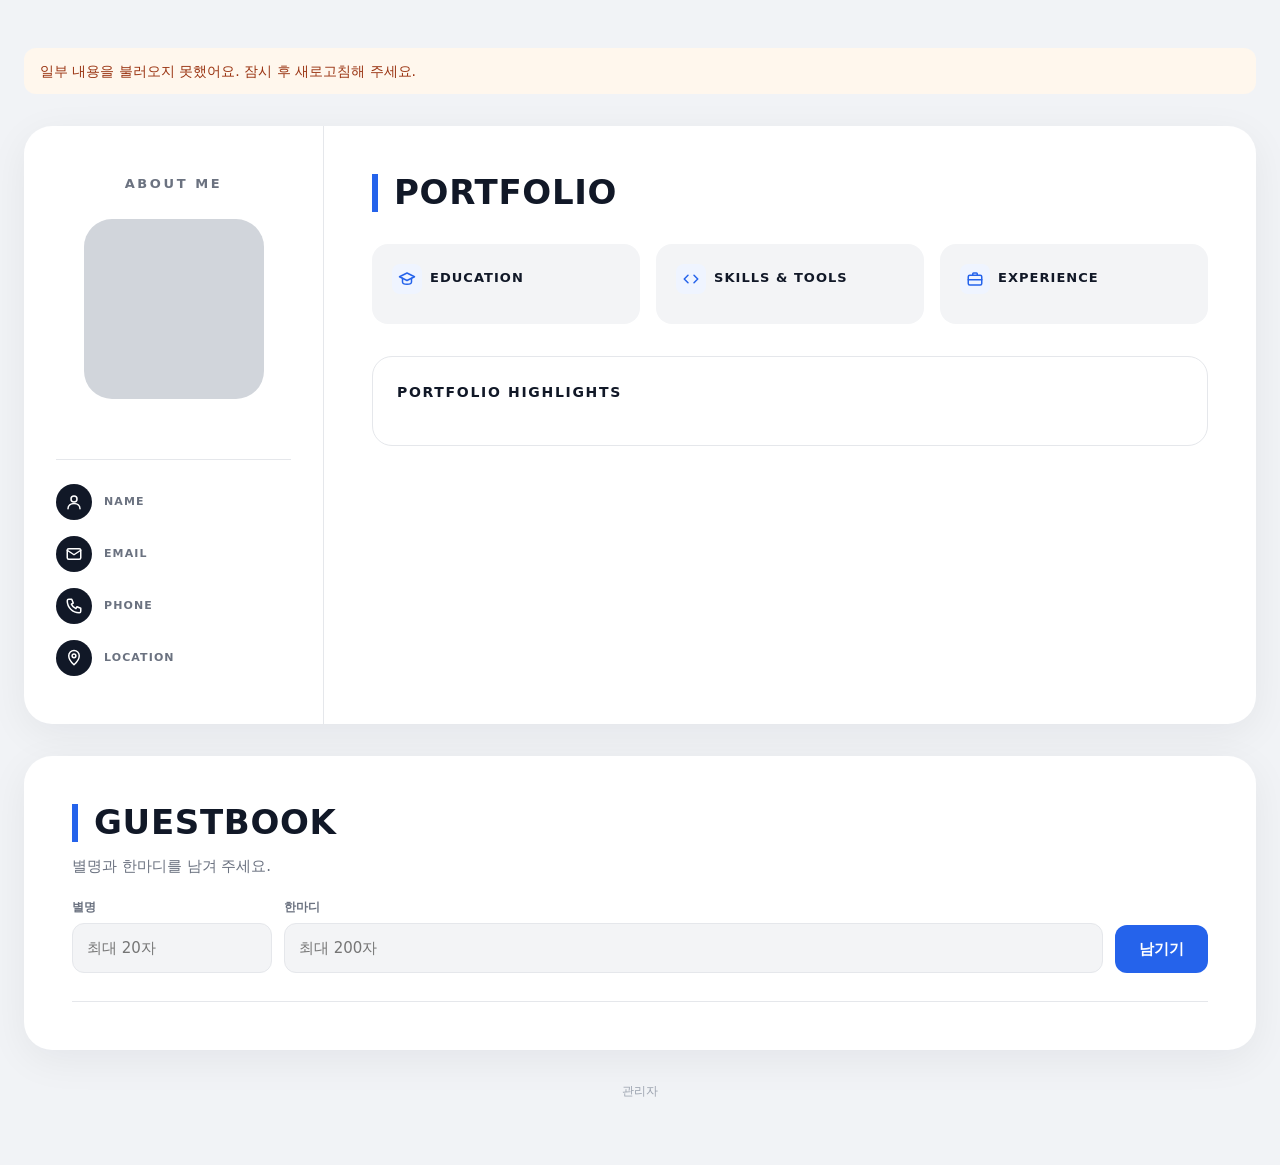
<file: index.html>
<!DOCTYPE html>
<html lang="ko">
<head>
  <meta charset="UTF-8">
  <meta name="viewport" content="width=device-width, initial-scale=1">
  <title>포트폴리오</title>
  <link rel="stylesheet" href="style.css">
</head>
<body>
  <main class="page">
    <p class="status" id="status" hidden></p>

    <!-- 흰 큰 카드: 왼쪽 ABOUT ME, 오른쪽 PORTFOLIO -->
    <section class="sheet resume">
      <aside class="about">
        <p class="section-label">ABOUT ME</p>

        <div class="photo" id="photo">
          <img id="photo-img" alt="프로필 사진" hidden>
        </div>

        <h1 class="name" id="name"></h1>
        <p class="role" id="role"></p>
        <p class="badge" id="badge" hidden></p>

        <ul class="contacts">
          <li>
            <span class="contact-icon" aria-hidden="true">
              <svg viewBox="0 0 24 24"><circle cx="12" cy="8" r="4"/><path d="M4 21c0-4.4 3.6-7 8-7s8 2.6 8 7"/></svg>
            </span>
            <span class="contact-text">
              <span class="contact-label">NAME</span>
              <span id="c-name"></span>
            </span>
          </li>
          <li>
            <span class="contact-icon" aria-hidden="true">
              <svg viewBox="0 0 24 24"><rect x="3" y="5" width="18" height="14" rx="2"/><path d="m3 7 9 6 9-6"/></svg>
            </span>
            <span class="contact-text">
              <span class="contact-label">EMAIL</span>
              <a id="c-email"></a>
            </span>
          </li>
          <li>
            <span class="contact-icon" aria-hidden="true">
              <svg viewBox="0 0 24 24"><path d="M5 3h4l2 5-2.5 1.5a11 11 0 0 0 6 6L16 13l5 2v4a2 2 0 0 1-2 2A16 16 0 0 1 3 5a2 2 0 0 1 2-2"/></svg>
            </span>
            <span class="contact-text">
              <span class="contact-label">PHONE</span>
              <a id="c-phone"></a>
            </span>
          </li>
          <li>
            <span class="contact-icon" aria-hidden="true">
              <svg viewBox="0 0 24 24"><path d="M12 21s-7-6.2-7-12a7 7 0 0 1 14 0c0 5.8-7 12-7 12z"/><circle cx="12" cy="9" r="2.5"/></svg>
            </span>
            <span class="contact-text">
              <span class="contact-label">LOCATION</span>
              <span id="c-location"></span>
            </span>
          </li>
        </ul>
      </aside>

      <div class="content">
        <h2 class="big-title">PORTFOLIO</h2>
        <p class="headline" id="headline"></p>
        <p class="intro" id="intro"></p>

        <div class="facts">
          <div class="fact">
            <h3 class="fact-title">
              <span class="fact-icon" aria-hidden="true">
                <svg viewBox="0 0 24 24"><path d="m2 9 10-5 10 5-10 5z"/><path d="M6 11v5c0 1.5 2.7 3 6 3s6-1.5 6-3v-5"/></svg>
              </span>
              EDUCATION
            </h3>
            <div class="fact-body" id="education"></div>
          </div>
          <div class="fact">
            <h3 class="fact-title">
              <span class="fact-icon" aria-hidden="true">
                <svg viewBox="0 0 24 24"><path d="m8 7-5 5 5 5"/><path d="m16 7 5 5-5 5"/></svg>
              </span>
              SKILLS &amp; TOOLS
            </h3>
            <div class="fact-body chips" id="skills"></div>
          </div>
          <div class="fact">
            <h3 class="fact-title">
              <span class="fact-icon" aria-hidden="true">
                <svg viewBox="0 0 24 24"><rect x="3" y="7" width="18" height="13" rx="2"/><path d="M9 7V5a1 1 0 0 1 1-1h4a1 1 0 0 1 1 1v2"/><path d="M3 13h18"/></svg>
              </span>
              EXPERIENCE
            </h3>
            <div class="fact-body" id="experience"></div>
          </div>
        </div>

        <section class="highlights">
          <h3 class="highlights-title">PORTFOLIO HIGHLIGHTS</h3>
          <div class="cards" id="cards"></div>
        </section>

        <blockquote class="quote" id="quote" hidden></blockquote>
      </div>
    </section>

    <!-- 방명록 -->
    <section class="sheet guestbook">
      <h2 class="big-title">GUESTBOOK</h2>
      <p class="guestbook-help">별명과 한마디를 남겨 주세요.</p>

      <div class="guest-form">
        <label class="field field-nick">
          <span class="field-label">별명</span>
          <input type="text" id="gb-nickname" maxlength="20" placeholder="최대 20자" autocomplete="nickname">
        </label>
        <label class="field field-msg">
          <span class="field-label">한마디</span>
          <input type="text" id="gb-message" maxlength="200" placeholder="최대 200자">
        </label>
        <button type="button" class="btn-primary" id="gb-submit">남기기</button>
      </div>
      <p class="form-error" id="gb-error" hidden></p>

      <ul class="guest-list" id="gb-list"></ul>
    </section>

    <footer class="site-foot">
      <a href="admin.html">관리자</a>
    </footer>
  </main>

  <script src="script.js"></script>
</body>
</html>
</file>
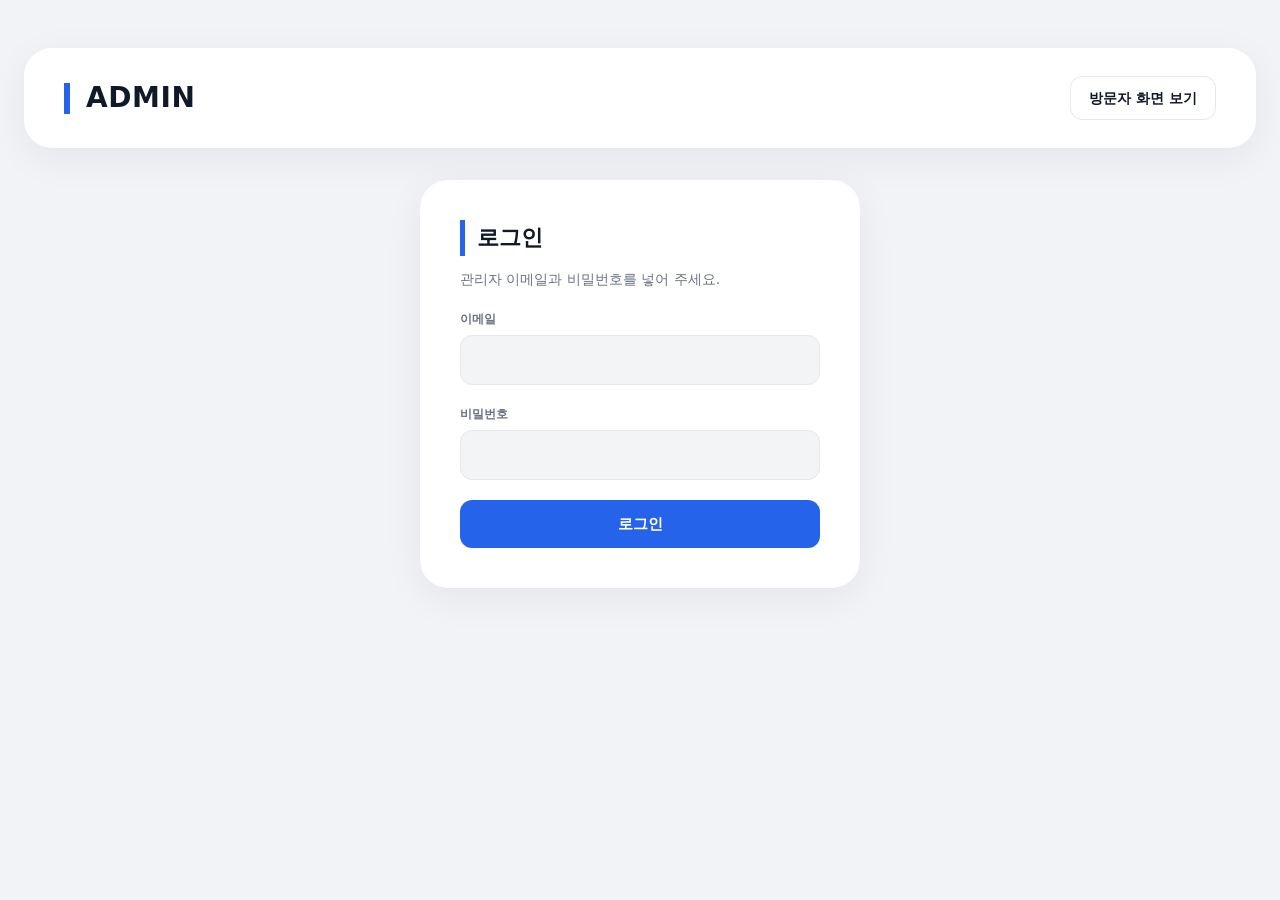
<file: admin.html>
<!DOCTYPE html>
<html lang="ko">
<head>
  <meta charset="UTF-8">
  <meta name="viewport" content="width=device-width, initial-scale=1">
  <meta name="robots" content="noindex">
  <title>관리자 | 포트폴리오</title>
  <link rel="stylesheet" href="style.css">
</head>
<body>
  <main class="page admin-page">
    <!-- 맨 위 막대 -->
    <header class="sheet admin-top">
      <h1 class="big-title">ADMIN</h1>
      <div class="admin-top-right">
        <span class="admin-user" id="admin-user" hidden></span>
        <a class="btn-secondary" href="index.html">방문자 화면 보기</a>
        <button type="button" class="btn-secondary" id="logout-btn" hidden>로그아웃</button>
      </div>
    </header>

    <p class="status" id="loading">불러오는 중…</p>

    <!-- 로그인 -->
    <section class="sheet admin-box login-box" id="login-view" hidden>
      <h2 class="admin-title">로그인</h2>
      <p class="admin-help">관리자 이메일과 비밀번호를 넣어 주세요.</p>
      <label class="field">
        <span class="field-label">이메일</span>
        <input type="email" id="login-email" autocomplete="username">
      </label>
      <label class="field">
        <span class="field-label">비밀번호</span>
        <input type="password" id="login-password" autocomplete="current-password">
      </label>
      <button type="button" class="btn-primary" id="login-btn">로그인</button>
      <p class="form-error" id="login-error" hidden></p>
    </section>

    <!-- 관리자가 아닐 때 -->
    <section class="sheet admin-box login-box" id="denied-view" hidden>
      <h2 class="admin-title">관리자만 쓸 수 있어요</h2>
      <p class="admin-help">이 계정은 관리자로 등록되어 있지 않아요. 다른 계정으로 로그인하려면 오른쪽 위의 로그아웃을 눌러 주세요.</p>
    </section>

    <!-- 관리자 화면 -->
    <div class="admin-view" id="admin-view" hidden>

      <!-- 프로필 -->
      <section class="sheet admin-box">
        <h2 class="admin-title">프로필</h2>

        <div class="photo-edit">
          <div class="photo" id="pf-photo-preview"><img id="pf-photo-img" alt="프로필 사진 미리보기" hidden></div>
          <div class="file-field">
            <label class="field">
              <span class="field-label">프로필 사진 (이미지, 10MB까지)</span>
              <input type="file" id="pf-photo-file" accept="image/png,image/jpeg,image/webp,image/gif">
            </label>
            <p class="file-note" id="pf-photo-note"></p>
            <button type="button" class="btn-secondary" id="pf-photo-clear">사진 빼기</button>
          </div>
        </div>

        <div class="form-grid">
          <label class="field"><span class="field-label">이름</span><input type="text" id="pf-name"></label>
          <label class="field"><span class="field-label">직함</span><input type="text" id="pf-title"></label>
          <label class="field"><span class="field-label">경력 배지</span><input type="text" id="pf-career_badge"></label>
          <label class="field"><span class="field-label">이메일</span><input type="text" id="pf-email"></label>
          <label class="field"><span class="field-label">연락처</span><input type="text" id="pf-phone"></label>
          <label class="field"><span class="field-label">위치</span><input type="text" id="pf-location"></label>
          <label class="field span-2"><span class="field-label">한 줄 소개 제목 (안의 이름에 파란 밑줄)</span><input type="text" id="pf-headline"></label>
          <label class="field span-2"><span class="field-label">소개 글</span><textarea id="pf-intro" rows="4"></textarea></label>
          <label class="field"><span class="field-label">EDUCATION (줄마다 한 줄)</span><textarea id="pf-education" rows="3"></textarea></label>
          <label class="field"><span class="field-label">SKILLS &amp; TOOLS (쉼표로 나누기)</span><textarea id="pf-skills" rows="3"></textarea></label>
          <label class="field"><span class="field-label">EXPERIENCE (줄마다 한 줄)</span><textarea id="pf-experience" rows="3"></textarea></label>
          <label class="field"><span class="field-label">맨 아래 인용</span><textarea id="pf-quote" rows="3"></textarea></label>
        </div>

        <div class="form-actions">
          <button type="button" class="btn-primary" id="pf-save">프로필 저장</button>
        </div>
      </section>

      <!-- 포트폴리오 카드 -->
      <section class="sheet admin-box">
        <h2 class="admin-title">포트폴리오 카드</h2>

        <div class="editor" id="pj-editor">
          <h3 class="editor-title" id="pj-editor-title">새 카드 추가</h3>
          <div class="form-grid">
            <label class="field"><span class="field-label">번호 (예: 01)</span><input type="text" id="pj-number"></label>
            <label class="field"><span class="field-label">분류</span><input type="text" id="pj-category"></label>
            <label class="field span-2"><span class="field-label">제목 (꼭 적기)</span><input type="text" id="pj-title"></label>
            <label class="field span-2"><span class="field-label">설명</span><textarea id="pj-description" rows="3"></textarea></label>
            <label class="field span-2"><span class="field-label">태그 (쉼표로 나누기)</span><input type="text" id="pj-tags"></label>

            <div class="file-field">
              <label class="field">
                <span class="field-label">썸네일 이미지 (이미지, 10MB까지)</span>
                <input type="file" id="pj-thumb-file" accept="image/png,image/jpeg,image/webp,image/gif">
              </label>
              <p class="file-note" id="pj-thumb-note"></p>
              <button type="button" class="btn-secondary" id="pj-thumb-clear">썸네일 빼기</button>
            </div>

            <div class="file-field">
              <label class="field">
                <span class="field-label">첨부 파일 (이미지 또는 PDF, 10MB까지)</span>
                <input type="file" id="pj-attach-file" accept="image/png,image/jpeg,image/webp,image/gif,application/pdf">
              </label>
              <p class="file-note" id="pj-attach-note"></p>
              <button type="button" class="btn-secondary" id="pj-attach-clear">첨부 파일 빼기</button>
            </div>
          </div>

          <div class="form-actions">
            <button type="button" class="btn-primary" id="pj-save">카드 저장</button>
            <button type="button" class="btn-secondary" id="pj-cancel">새 카드로 비우기</button>
          </div>
        </div>

        <ul class="admin-list" id="pj-list"></ul>
      </section>

      <!-- 방명록 -->
      <section class="sheet admin-box">
        <h2 class="admin-title">방명록</h2>
        <ul class="admin-list" id="gb-list"></ul>
      </section>
    </div>
  </main>

  <p class="toast" id="toast" role="status" hidden></p>

  <script src="admin.js"></script>
</body>
</html>
</file>
<file: style.css>
/* ===== 색과 기본값 ===== */
:root {
  --bg: #f1f3f6;
  --white: #ffffff;
  --text: #111827;
  --muted: #6b7280;
  --line: #e5e7eb;
  --soft: #f3f4f6;
  --blue: #2563eb;
  --blue-soft: #eff4ff;
  --heart: #ef4444;
}

* { box-sizing: border-box; }

body {
  margin: 0;
  background: var(--bg);
  color: var(--text);
  font-family: "Pretendard", "Apple SD Gothic Neo", "Malgun Gothic", system-ui, -apple-system, sans-serif;
  line-height: 1.6;
  word-break: keep-all;
  overflow-wrap: anywhere;
}

[hidden] { display: none !important; }

a { color: inherit; text-decoration: none; }
a:hover { color: var(--blue); }

.page {
  max-width: 1280px;
  margin: 0 auto;
  padding: 48px 24px 64px;
  display: flex;
  flex-direction: column;
  gap: 32px;
}

.status {
  margin: 0;
  padding: 12px 16px;
  border-radius: 12px;
  background: #fff7ed;
  color: #9a3412;
  font-size: 14px;
}

/* ===== 흰 큰 카드 ===== */
.sheet {
  background: var(--white);
  border-radius: 28px;
  box-shadow: 0 10px 40px rgba(17, 24, 39, 0.06);
}

.resume {
  display: grid;
  grid-template-columns: 300px minmax(0, 1fr);
  overflow: hidden;
}

/* ===== 왼쪽 ABOUT ME ===== */
.about {
  padding: 48px 32px;
  border-right: 1px solid var(--line);
  display: flex;
  flex-direction: column;
  align-items: center;
  text-align: center;
}

.section-label {
  margin: 0 0 24px;
  font-size: 13px;
  font-weight: 800;
  letter-spacing: 0.2em;
  color: var(--muted);
}

.photo {
  width: 180px;
  aspect-ratio: 1 / 1;
  border-radius: 28px;
  background: #d1d5db;
  overflow: hidden;
}

.photo img {
  width: 100%;
  height: 100%;
  object-fit: cover;
  display: block;
}

.name {
  margin: 24px 0 4px;
  font-size: 26px;
  font-weight: 800;
}

.role {
  margin: 0;
  color: var(--blue);
  font-weight: 700;
  font-size: 15px;
}

.badge {
  margin: 14px 0 0;
  padding: 5px 14px;
  border: 1.5px solid var(--blue);
  border-radius: 999px;
  color: var(--blue);
  font-size: 13px;
  font-weight: 700;
}

.contacts {
  list-style: none;
  margin: 32px 0 0;
  padding: 24px 0 0;
  border-top: 1px solid var(--line);
  width: 100%;
  display: flex;
  flex-direction: column;
  gap: 16px;
  text-align: left;
}

.contacts li {
  display: flex;
  align-items: center;
  gap: 12px;
}

.contact-icon {
  flex: none;
  width: 36px;
  height: 36px;
  border-radius: 50%;
  background: var(--text);
  display: grid;
  place-items: center;
}

.contact-icon svg,
.fact-icon svg {
  width: 18px;
  height: 18px;
  fill: none;
  stroke: currentColor;
  stroke-width: 2;
  stroke-linecap: round;
  stroke-linejoin: round;
}

.contact-icon svg { color: var(--white); }

.contact-text {
  display: flex;
  flex-direction: column;
  min-width: 0;
  font-size: 14px;
  font-weight: 600;
}

.contact-label {
  font-size: 11px;
  font-weight: 700;
  letter-spacing: 0.1em;
  color: var(--muted);
}

/* ===== 오른쪽 PORTFOLIO ===== */
.content {
  padding: 48px;
  min-width: 0;
}

.big-title {
  margin: 0;
  padding-left: 16px;
  border-left: 6px solid var(--blue);
  font-size: 34px;
  font-weight: 900;
  line-height: 1.1;
  letter-spacing: 0.02em;
}

.headline {
  margin: 28px 0 12px;
  font-size: 22px;
  font-weight: 800;
  line-height: 1.5;
}

.headline .hl {
  color: var(--blue);
  text-decoration: underline;
  text-decoration-color: var(--blue);
  text-decoration-thickness: 3px;
  text-underline-offset: 6px;
}

.intro {
  margin: 0;
  color: var(--muted);
  font-size: 15px;
  white-space: pre-line;
}

.facts {
  margin-top: 32px;
  display: grid;
  grid-template-columns: repeat(3, minmax(0, 1fr));
  gap: 16px;
}

.fact {
  padding: 20px;
  border-radius: 16px;
  background: var(--soft);
}

.fact-title {
  margin: 0 0 10px;
  display: flex;
  align-items: center;
  gap: 8px;
  font-size: 13px;
  font-weight: 800;
  letter-spacing: 0.08em;
}

.fact-icon {
  width: 30px;
  height: 30px;
  border-radius: 8px;
  background: var(--blue-soft);
  color: var(--blue);
  display: grid;
  place-items: center;
}

.fact-body {
  font-size: 14px;
  color: #374151;
}

.fact-body p { margin: 0 0 4px; }

.chips {
  display: flex;
  flex-wrap: wrap;
  gap: 6px;
}

.chip {
  padding: 3px 10px;
  border-radius: 999px;
  background: var(--white);
  border: 1px solid var(--line);
  font-size: 13px;
}

/* ===== PORTFOLIO HIGHLIGHTS ===== */
.highlights {
  margin-top: 32px;
  padding: 24px;
  border: 1px solid var(--line);
  border-radius: 20px;
}

.highlights-title {
  margin: 0 0 18px;
  font-size: 14px;
  font-weight: 800;
  letter-spacing: 0.12em;
}

.cards {
  display: grid;
  grid-template-columns: repeat(4, minmax(0, 1fr));
  gap: 16px;
}

.empty {
  margin: 0;
  color: var(--muted);
  font-size: 14px;
}

.card {
  display: flex;
  flex-direction: column;
  border: 1px solid var(--line);
  border-radius: 14px;
  background: var(--white);
  overflow: hidden;
  transition: box-shadow 0.15s, transform 0.15s;
}

.card:hover {
  box-shadow: 0 8px 24px rgba(17, 24, 39, 0.08);
  transform: translateY(-2px);
}

.card-open {
  display: flex;
  flex-direction: column;
  flex: 1;
  width: 100%;
  padding: 0;
  border: 0;
  background: none;
  font: inherit;
  color: inherit;
  text-align: left;
  cursor: pointer;
}

.card-open:disabled { cursor: default; }

.card-open:focus-visible,
.like-btn:focus-visible,
.btn-primary:focus-visible {
  outline: 2px solid var(--blue);
  outline-offset: 2px;
}

.thumb {
  display: block;
  margin: 10px 10px 0;
  border: 1px solid var(--line);
  border-radius: 10px;
  overflow: hidden;
  background: var(--soft);
}

.thumb-bar {
  display: flex;
  align-items: center;
  gap: 5px;
  height: 20px;
  padding: 0 9px;
  background: #e9ebef;
}

.thumb-dot {
  width: 7px;
  height: 7px;
  border-radius: 50%;
  background: #f87171;
}

.thumb-dot:nth-child(2) { background: #fbbf24; }
.thumb-dot:nth-child(3) { background: #34d399; }

.thumb-view {
  display: block;
  aspect-ratio: 16 / 10;
  background: #d1d5db;
}

.thumb-view img {
  width: 100%;
  height: 100%;
  object-fit: cover;
  display: block;
}

.card-body {
  display: flex;
  flex-direction: column;
  gap: 6px;
  padding: 14px 14px 0;
}

.card-meta {
  font-size: 12px;
  font-weight: 800;
  color: var(--blue);
}

.card-title {
  font-size: 15px;
  font-weight: 800;
  line-height: 1.4;
}

.card-desc {
  font-size: 13px;
  color: var(--muted);
  display: -webkit-box;
  -webkit-line-clamp: 2;
  -webkit-box-orient: vertical;
  overflow: hidden;
}

.tags {
  display: flex;
  flex-wrap: wrap;
  gap: 4px;
  margin-top: 2px;
}

.tag {
  padding: 2px 8px;
  border-radius: 6px;
  background: var(--soft);
  color: var(--muted);
  font-size: 11px;
  font-weight: 600;
}

.card-foot {
  display: flex;
  justify-content: flex-end;
  padding: 8px 10px 10px;
}

.like-btn {
  display: inline-flex;
  align-items: center;
  gap: 5px;
  padding: 4px 10px;
  border: 1px solid var(--line);
  border-radius: 999px;
  background: var(--white);
  color: var(--muted);
  font: inherit;
  font-size: 13px;
  font-weight: 700;
  cursor: pointer;
}

.like-btn svg {
  width: 16px;
  height: 16px;
  fill: none;
  stroke: currentColor;
  stroke-width: 2;
}

.like-btn:hover { color: var(--heart); border-color: #fecaca; }

.like-btn.liked {
  color: var(--heart);
  border-color: #fecaca;
  background: #fef2f2;
  cursor: default;
}

.like-btn.liked svg { fill: currentColor; }

.quote {
  margin: 36px 0 0;
  padding: 0;
  text-align: center;
  font-style: italic;
  font-size: 16px;
  color: #374151;
}

/* ===== 방명록 ===== */
.guestbook { padding: 48px; }

.guestbook-help {
  margin: 12px 0 20px;
  color: var(--muted);
  font-size: 15px;
}

.guest-form {
  display: flex;
  gap: 12px;
  align-items: flex-end;
}

.field {
  display: flex;
  flex-direction: column;
  gap: 6px;
}

.field-nick { flex: 0 0 200px; }
.field-msg { flex: 1; }

.field-label {
  font-size: 12px;
  font-weight: 700;
  color: var(--muted);
}

.field input {
  width: 100%;
  padding: 12px 14px;
  border: 1px solid var(--line);
  border-radius: 12px;
  background: var(--soft);
  font: inherit;
  font-size: 15px;
  color: var(--text);
}

.field input:focus {
  outline: none;
  border-color: var(--blue);
  background: var(--white);
}

.btn-primary {
  padding: 12px 24px;
  border: 0;
  border-radius: 12px;
  background: var(--blue);
  color: var(--white);
  font: inherit;
  font-size: 15px;
  font-weight: 700;
  cursor: pointer;
}

.btn-primary:disabled { opacity: 0.6; cursor: default; }

.form-error {
  margin: 10px 0 0;
  color: #dc2626;
  font-size: 14px;
}

.guest-list {
  list-style: none;
  margin: 28px 0 0;
  padding: 0;
  border-top: 1px solid var(--line);
}

.guest-item {
  padding: 16px 4px;
  border-bottom: 1px solid var(--line);
}

.guest-head {
  display: flex;
  align-items: baseline;
  gap: 10px;
}

.guest-nick {
  font-weight: 800;
  font-size: 15px;
}

.guest-date {
  font-size: 12px;
  color: var(--muted);
}

.guest-msg {
  margin: 4px 0 0;
  color: #374151;
  font-size: 15px;
  white-space: pre-line;
}

.guest-list .empty { padding: 16px 4px; }

/* ===== 화면 폭에 따라 ===== */
@media (max-width: 1100px) {
  .cards { grid-template-columns: repeat(2, minmax(0, 1fr)); }
}

@media (max-width: 860px) {
  .page { padding: 24px 16px 40px; gap: 20px; }

  .resume { grid-template-columns: minmax(0, 1fr); }

  .about {
    border-right: 0;
    border-bottom: 1px solid var(--line);
    padding: 36px 24px;
  }

  .content,
  .guestbook { padding: 32px 20px; }

  .big-title { font-size: 28px; }
  .headline { font-size: 19px; }

  .facts { grid-template-columns: minmax(0, 1fr); }

  .highlights { padding: 16px; }

  .guest-form { flex-direction: column; align-items: stretch; }
  .field-nick { flex: none; }
}

@media (max-width: 560px) {
  .cards { grid-template-columns: minmax(0, 1fr); }
  .sheet { border-radius: 20px; }
}

/* ===== 방문자 화면 맨 아래 관리자 링크 ===== */
.site-foot {
  text-align: center;
  font-size: 12px;
}

.site-foot a { color: #9ca3af; }
.site-foot a:hover { color: var(--blue); }

/* ===== 관리자 화면 ===== */
.admin-top {
  display: flex;
  align-items: center;
  justify-content: space-between;
  flex-wrap: wrap;
  gap: 16px;
  padding: 28px 40px;
}

.admin-top .big-title { font-size: 28px; }

.admin-top-right {
  display: flex;
  align-items: center;
  flex-wrap: wrap;
  gap: 10px;
}

.admin-user {
  font-size: 14px;
  color: var(--muted);
}

.admin-view {
  display: flex;
  flex-direction: column;
  gap: 32px;
}

.admin-box {
  padding: 40px;
  display: flex;
  flex-direction: column;
  gap: 20px;
}

.login-box {
  width: 100%;
  max-width: 440px;
  margin: 0 auto;
}

.admin-title {
  margin: 0;
  padding-left: 12px;
  border-left: 5px solid var(--blue);
  font-size: 22px;
  font-weight: 900;
}

.admin-help {
  margin: -8px 0 0;
  color: var(--muted);
  font-size: 14px;
}

.form-grid {
  display: grid;
  grid-template-columns: repeat(2, minmax(0, 1fr));
  gap: 16px;
}

.span-2 { grid-column: span 2; }

.field textarea {
  width: 100%;
  padding: 12px 14px;
  border: 1px solid var(--line);
  border-radius: 12px;
  background: var(--soft);
  font: inherit;
  font-size: 15px;
  color: var(--text);
  resize: vertical;
}

.field textarea:focus {
  outline: none;
  border-color: var(--blue);
  background: var(--white);
}

.field input[type="file"] {
  padding: 10px;
  font-size: 14px;
}

.form-actions {
  display: flex;
  flex-wrap: wrap;
  gap: 10px;
}

.btn-secondary,
.btn-small {
  display: inline-flex;
  align-items: center;
  justify-content: center;
  border: 1px solid var(--line);
  background: var(--white);
  color: var(--text);
  font: inherit;
  font-weight: 700;
  cursor: pointer;
}

.btn-secondary {
  padding: 10px 18px;
  border-radius: 12px;
  font-size: 14px;
}

.btn-small {
  padding: 6px 12px;
  border-radius: 999px;
  font-size: 13px;
}

.btn-secondary:hover,
.btn-small:hover {
  border-color: var(--blue);
  color: var(--blue);
}

.btn-small.danger { color: #dc2626; }
.btn-small.danger:hover { border-color: #dc2626; background: #fef2f2; }

.btn-secondary:disabled,
.btn-small:disabled {
  opacity: 0.4;
  cursor: default;
  border-color: var(--line);
  color: var(--muted);
}

.btn-secondary:focus-visible,
.btn-small:focus-visible {
  outline: 2px solid var(--blue);
  outline-offset: 2px;
}

.photo-edit {
  display: flex;
  align-items: center;
  gap: 24px;
}

.photo-edit .photo {
  flex: none;
  width: 120px;
  border-radius: 22px;
}

.file-field {
  display: flex;
  flex-direction: column;
  align-items: flex-start;
  gap: 8px;
  min-width: 0;
}

.file-field .field { width: 100%; }

.file-note {
  margin: 0;
  font-size: 13px;
  color: var(--muted);
}

.file-note a { color: var(--blue); text-decoration: underline; }
.file-note.error { color: #dc2626; }

.editor {
  padding: 24px;
  border: 1px solid var(--line);
  border-radius: 20px;
  display: flex;
  flex-direction: column;
  gap: 16px;
}

.editor-title {
  margin: 0;
  font-size: 15px;
  font-weight: 800;
}

.admin-list {
  list-style: none;
  margin: 0;
  padding: 0;
  border-top: 1px solid var(--line);
}

.admin-list .empty { padding: 16px 4px; }

.admin-row {
  display: flex;
  align-items: center;
  gap: 16px;
  padding: 14px 4px;
  border-bottom: 1px solid var(--line);
}

.admin-row.editing {
  background: var(--blue-soft);
  border-radius: 12px;
}

.admin-thumb {
  flex: none;
  width: 72px;
  aspect-ratio: 16 / 10;
  border-radius: 8px;
  background: #d1d5db;
  overflow: hidden;
}

.admin-thumb img {
  width: 100%;
  height: 100%;
  object-fit: cover;
  display: block;
}

.admin-row-main {
  flex: 1;
  min-width: 0;
  display: flex;
  flex-direction: column;
  gap: 2px;
}

.admin-row-title {
  font-weight: 800;
  font-size: 15px;
}

.admin-row-sub {
  font-size: 13px;
  color: var(--muted);
}

.admin-row-actions {
  display: flex;
  flex-wrap: wrap;
  justify-content: flex-end;
  gap: 6px;
}

.toast {
  position: fixed;
  left: 50%;
  bottom: 24px;
  transform: translateX(-50%);
  max-width: calc(100% - 32px);
  margin: 0;
  padding: 12px 20px;
  border-radius: 12px;
  background: var(--text);
  color: var(--white);
  font-size: 14px;
  box-shadow: 0 10px 30px rgba(17, 24, 39, 0.2);
  z-index: 10;
}

.toast.error { background: #dc2626; }

@media (max-width: 860px) {
  .admin-top { padding: 20px; }
  .admin-box { padding: 28px 20px; }
  .form-grid { grid-template-columns: minmax(0, 1fr); }
  .span-2 { grid-column: auto; }
  .editor { padding: 16px; }
  .admin-row { flex-wrap: wrap; }
  .admin-row-actions { width: 100%; justify-content: flex-start; }
}
</file>
